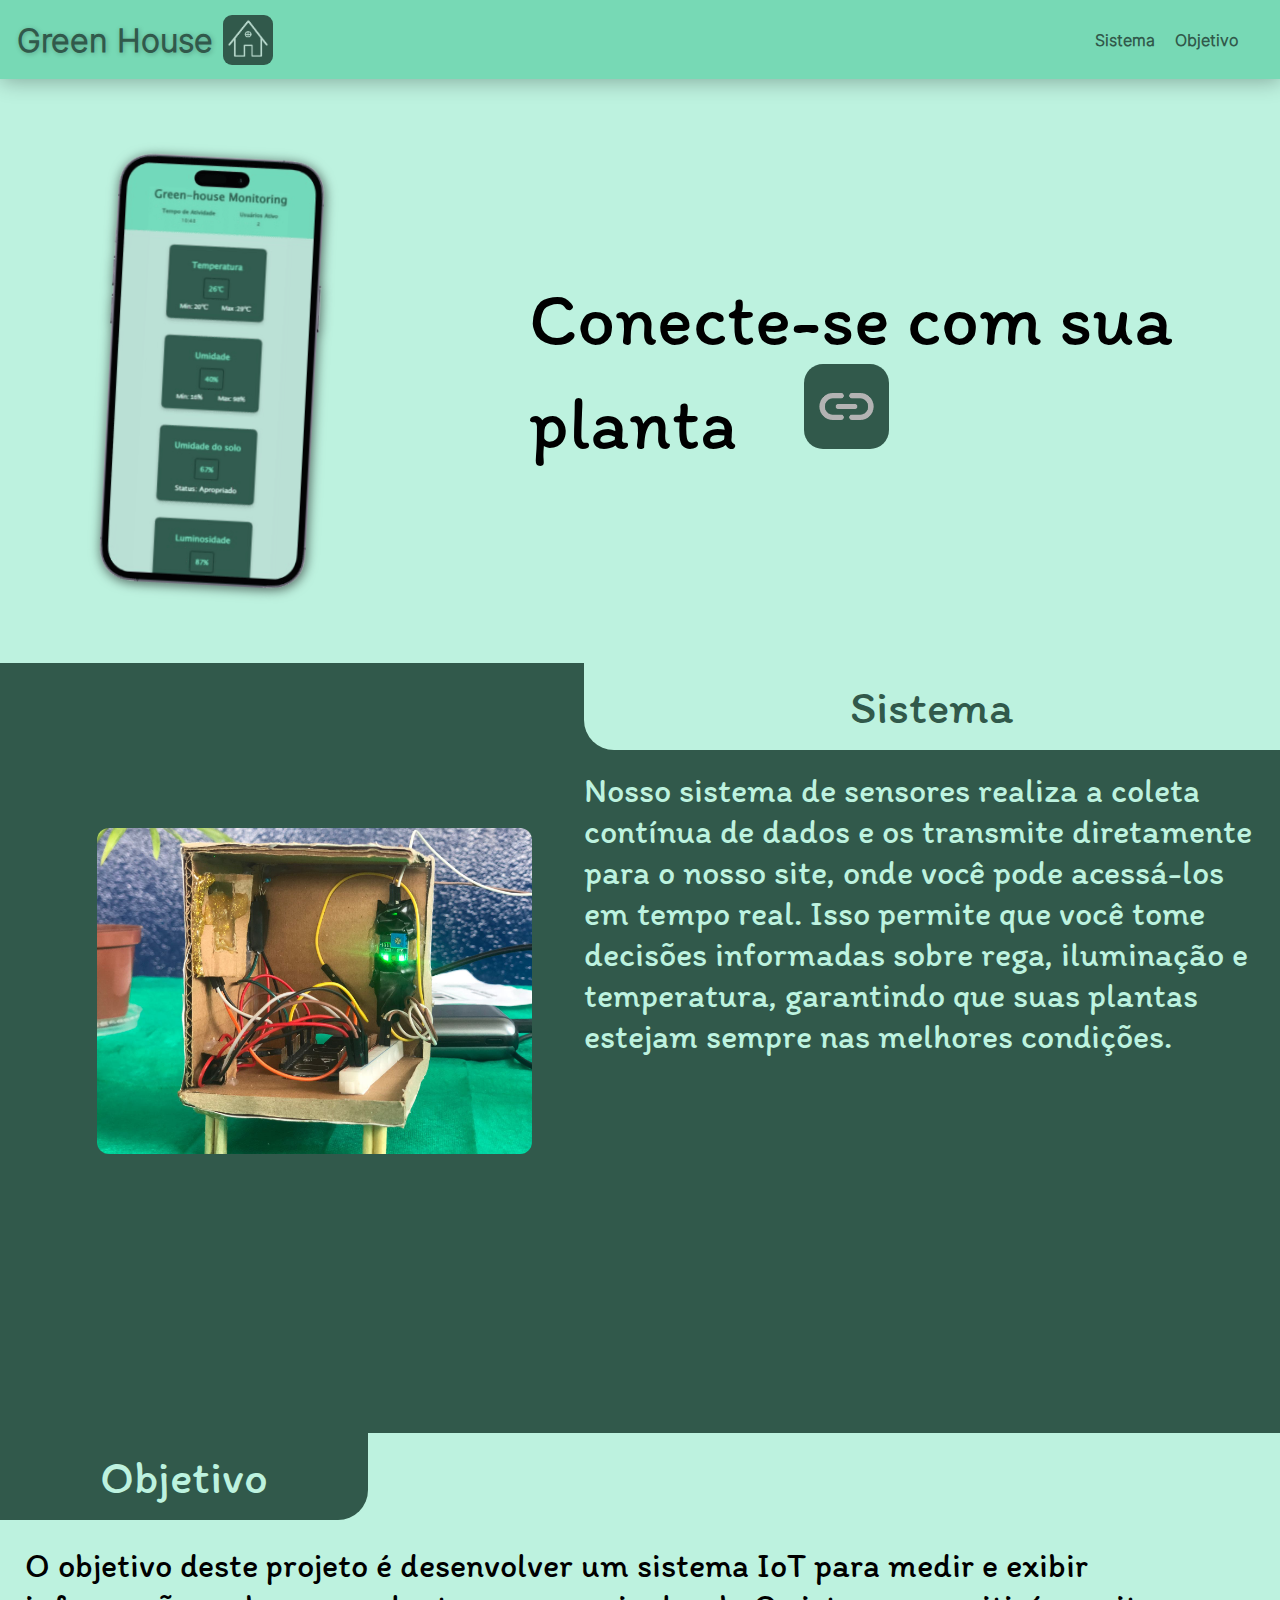
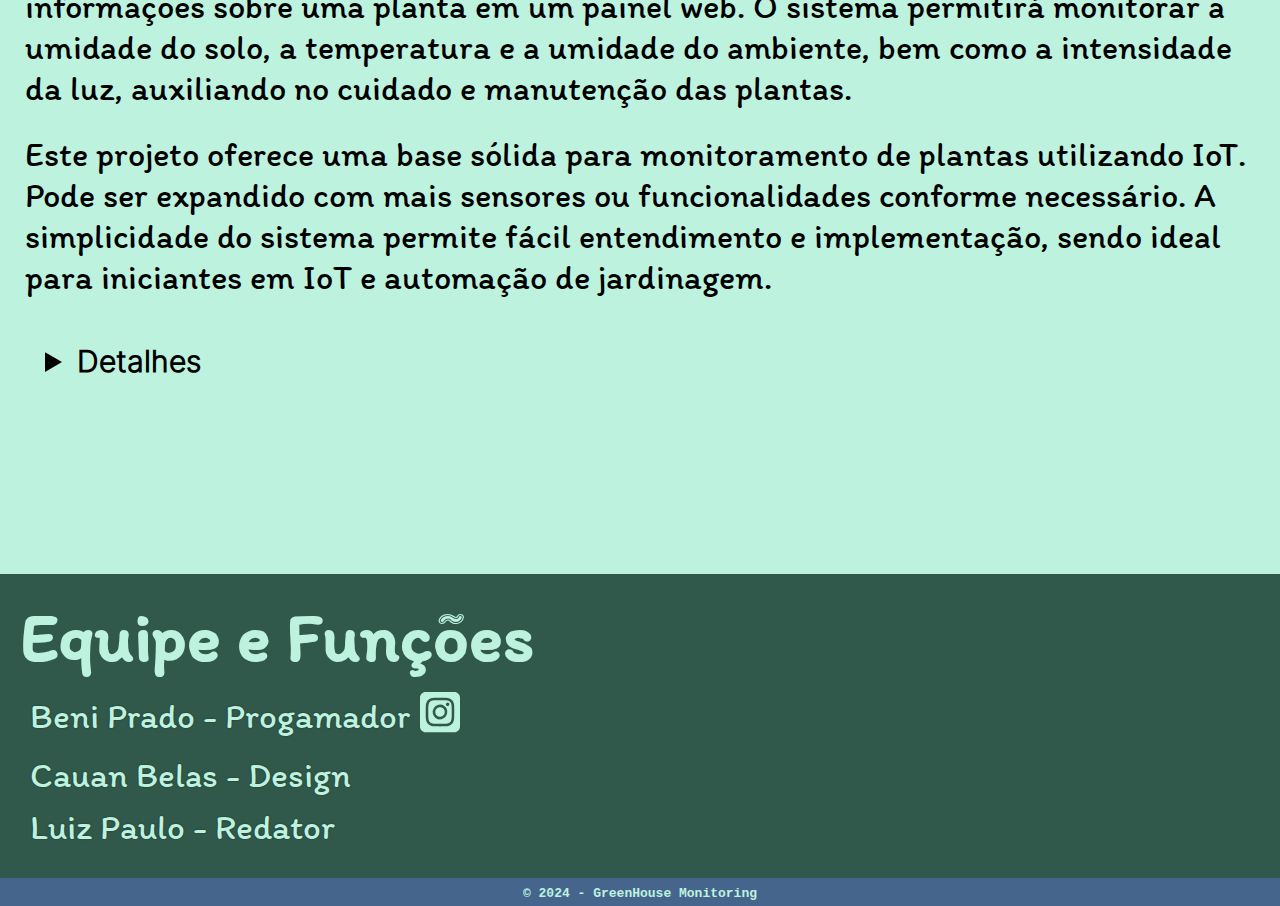
<file: index.html>
<!DOCTYPE html>
<html lang="pt-br">
<head>
    <meta charset="UTF-8">
    <meta name="viewport" content="width=device-width, initial-scale=1.0">
    <meta http-equiv="X-UA-Compatible" content="ie=edge">
    <meta name="theme-color" content="#77D9B5">
    <meta name="description"content="Green-House é um que projeto oferece uma base sólida para monitoramento de plantas utilizando IoT. Pode ser expandido com mais sensores ou funcionalidades conforme necessário. A simplicidade do sistema permite fácil entendimento e implementação, sendo ideal para iniciantes em IoT e automação de jardinagem.">
    <link rel="stylesheet" href="/css/global.css">
    <script defer src="/app.js"></script>
    <link rel="shortcut icon" href="/imgs/favicon.ico" type="image/x-icon">
    <title>Green-House Site</title>
</head>
<body>
    <header>
        <h1 id="h1-title">Green House <img id="img-logo" src="/imgs/def logo clara.png" alt=""></h1>
        <img src="/imgs/menu.png" alt="menu" class="menu" id="menu-icon">
        <img src="/imgs/close.png" alt="close" class="close" id="close-icon">
        <nav id="nav-menu">
            <a href="#Sistema" id="sis">Sistema</a>
            <a href="#Objetivo" id="sob">Objetivo</a>
            <!-- <a href="https://link.mercadopago.com.br/apoiogreenhouse" id="ap" target="_blank">Apoie o projeto</a> -->
        </nav>
    </header>
    <main>
        <section>
            <img src="/imgs/imgphone.png" alt="image do Green-House" id="img-phone">
            <p id="p-subtitle">Conecte-se com sua <br> planta <img src="/imgs/link.png" alt="" id="img-link"></p>
        </section>
        <aside id="Sistema">
            <div id="div-side">
                <h1>Sistema</h1>
                <p>
                    Nosso sistema de sensores realiza a coleta contínua de dados e os transmite diretamente para o nosso site, onde você pode acessá-los em tempo real. Isso permite que você tome decisões informadas sobre rega, iluminação e temperatura, garantindo que suas plantas estejam sempre nas melhores condições.
                </p>
            </div>
            <picutre><img src="/imgs/projetc.jpg" alt="protótipo" id="img-proto"></picutre>
        </aside>
        <article id="Objetivo">
            <div id="div-ticle">
                <h1>Objetivo</h1>
            </div>
            <p class="obj">O objetivo deste projeto é desenvolver um sistema IoT para medir e exibir informações sobre uma planta em um painel web. O sistema permitirá monitorar a umidade do solo, a temperatura e a umidade do ambiente, bem como a intensidade da luz, auxiliando no cuidado e manutenção das plantas.
            </p>
            <p class="obj">Este projeto oferece uma base sólida para monitoramento de plantas utilizando IoT. Pode ser
                expandido com mais sensores ou funcionalidades conforme necessário. A simplicidade do sistema permite
                fácil entendimento e implementação, sendo ideal para iniciantes em IoT e automação de jardinagem.</p>
            <details>
                <summary>Detalhes</summary>
                <div>
                    <h1 class="deth1">Componentes Utilizados</h1>
                    <ul>
                        <li>Microcontrolador ESP32: Coleta dados dos sensores e transmite para o painel web.</li>
                        <li>Sensor DHT11: Mede a umidade e temperatura do ambiente.</li>
                        <li>Sensor de Umidade do Solo: Mede a umidade do solo onde a planta está plantada.</li>
                        <li>LDR (Light Dependent Resistor): Mede a intensidade da luz no ambiente.</li>
                    </ul>
                    <h1 class="deth1">Arquitetura do Sistema</h1>
                    <ol>
                        <li>Sensores: Capturam dados de temperatura, umidade do ar, umidade do solo e intensidade da
                            luz.</li>
                        <li>Microcontrolador ESP32: Processa e envia os dados dos sensores para o servidor.</li>
                        <li>Servidor Web: Recebe e exibe os dados do ESP32 em um painel web acessível via navegador.
                        </li>
                    </ol>
                    <h1 class="deth1">Funcionalidades</h1>
                    <ul>
                        <li>Medição da Temperatura e Umidade do Ar: Realizada pelo sensor DHT11.</li>
                        <li>Medição da Umidade do Solo: Fornecida pelo sensor de umidade do solo.</li>
                        <li>Medição da Intensidade da Luz: Capturada pelo LDR.</li>
                        <li>Exibição dos Dados: Apresentada de forma clara em um painel web.</li>
                    </ul>
                    <a href="diagrama.html">Diagrama&#128279;</a>
                </div>
            </details>
        </article>
        <section class="author">
            <h1>Equipe e Funções</h1>
            <ul>
                <li>Beni Prado - Progamador <a href="https://www.instagram.com/beni.prado" target="_blank"><img src="/imgs/square-instagram-brands-solid.svg" alt="" class="insta"></a></li>
                <li>Cauan Belas - Design</li>
                <li>Luiz Paulo - Redator</li>
            </ul>
        </section>
    </main>
    <footer>
        <code>&copy; 2024 - GreenHouse Monitoring</code>
    </footer>
</body>
</html>
</file>
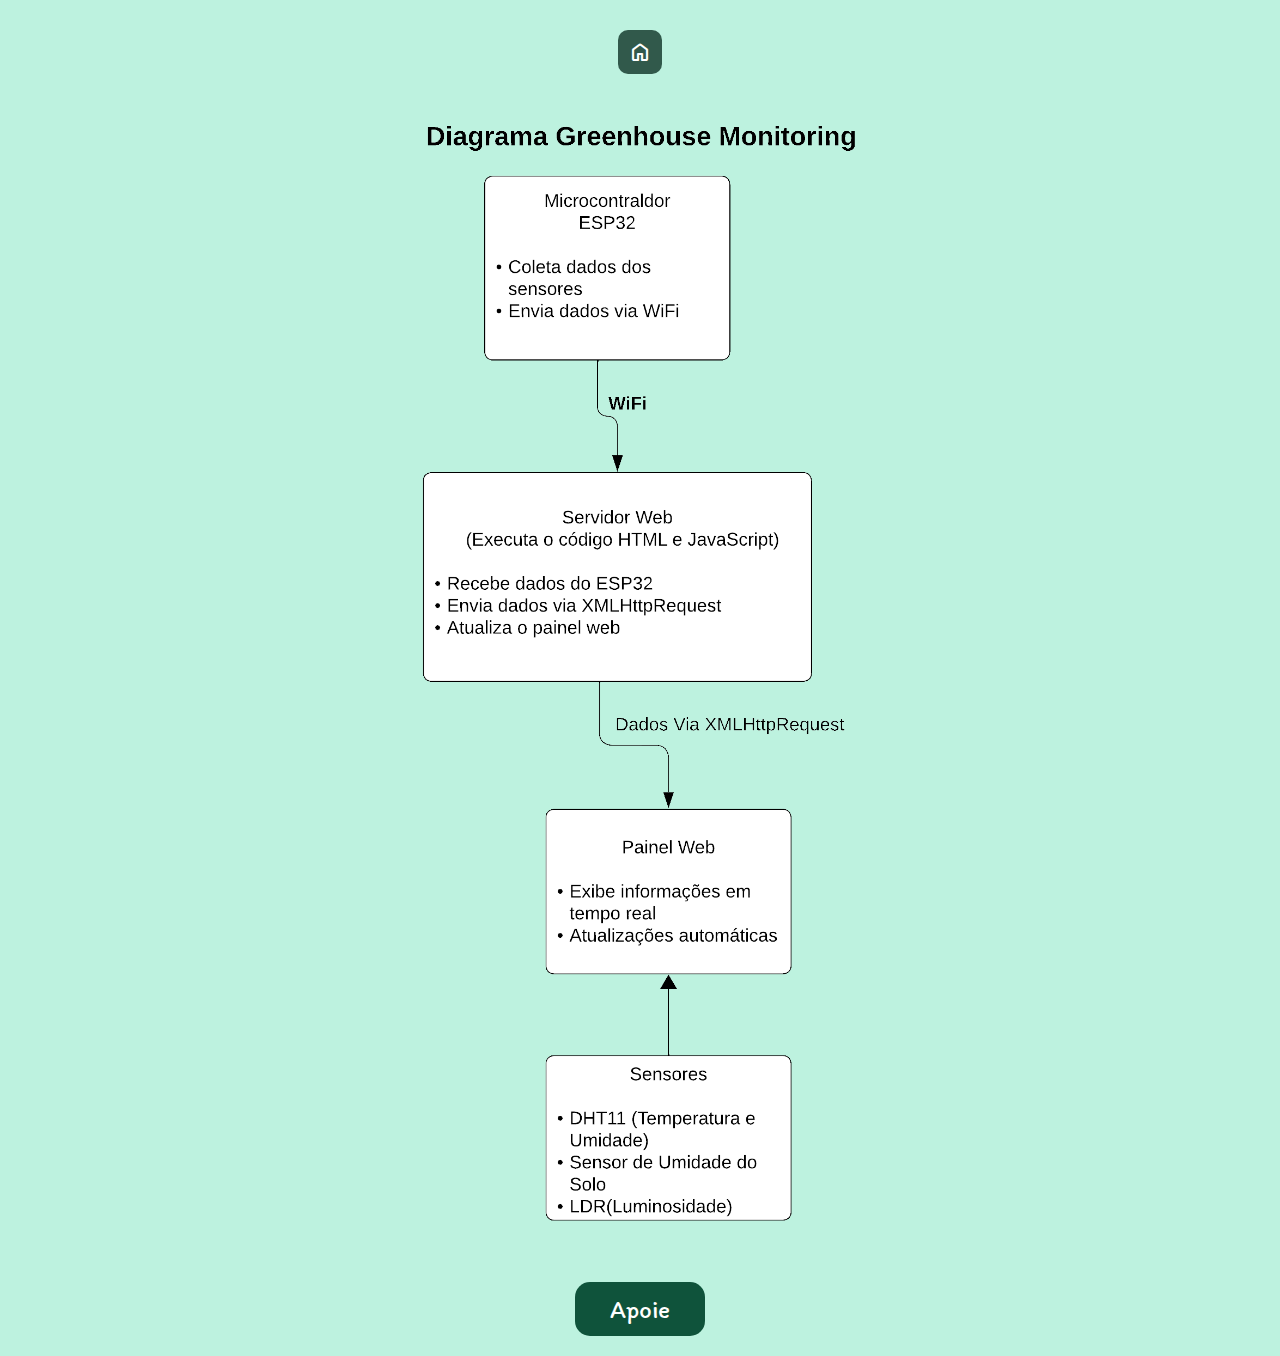
<file: diagrama.html>
<!DOCTYPE html>
<html lang="pt-br">
<head>
    <meta charset="UTF-8">
    <meta name="viewport" content="width=device-width, initial-scale=1.0">
    <meta http-equiv="X-UA-Compatible" content="ie=edge">
    <link rel="shortcut icon" href="/imgs/favicon.ico" type="image/x-icon">
    <link rel="stylesheet" href="/css/global.css">
    <link rel="stylesheet" href="https://fonts.googleapis.com/css2?family=Material+Symbols+Rounded:opsz,wght,FILL,GRAD@20..48,100..700,0..1,-50..200" />
    <title>Diagrama</title>
    <style>
        main{
            display: flex;
            flex-direction: column;
            align-items: center;
            margin: 10px;
            text-align: center;
            padding: 20px;
        } 
        img{
            margin: 0 auto;
            text-align: center;
            width: 450px;
        }
        div{
            display: flex;
            flex-direction: column;
            align-items: center;
        }
        .ap{
            font-family: itim;
            color: white;
            font-size: 25px;
            text-align: center;
            padding: 12px 35px;
            background-color: #0f533b;
            border-radius: 15px;
            text-decoration: none;
        }
        .ap:hover{
            background-color: #223f35;
        }
        span{
            color: white;
            padding: 10px;
            background-color: #31594B;
            border-radius: 10px;
        }
        
        @media screen and (max-width: 500px) {
            img{
                width: 95%;
            }
        }

    </style>
</head>
<body>
    <main>
        <a href="/index.html"><span class="material-symbols-rounded">home</span></a>
        <div>
            <img src="/imgs/Diagrama de atividade.png" alt="Diagrama" loading="eager">
        </div>
        <a href="https://link.mercadopago.com.br/apoiogreenhouse" target="_blank" class="ap">Apoie</a>
    </main>
</body>
</html>
</file>
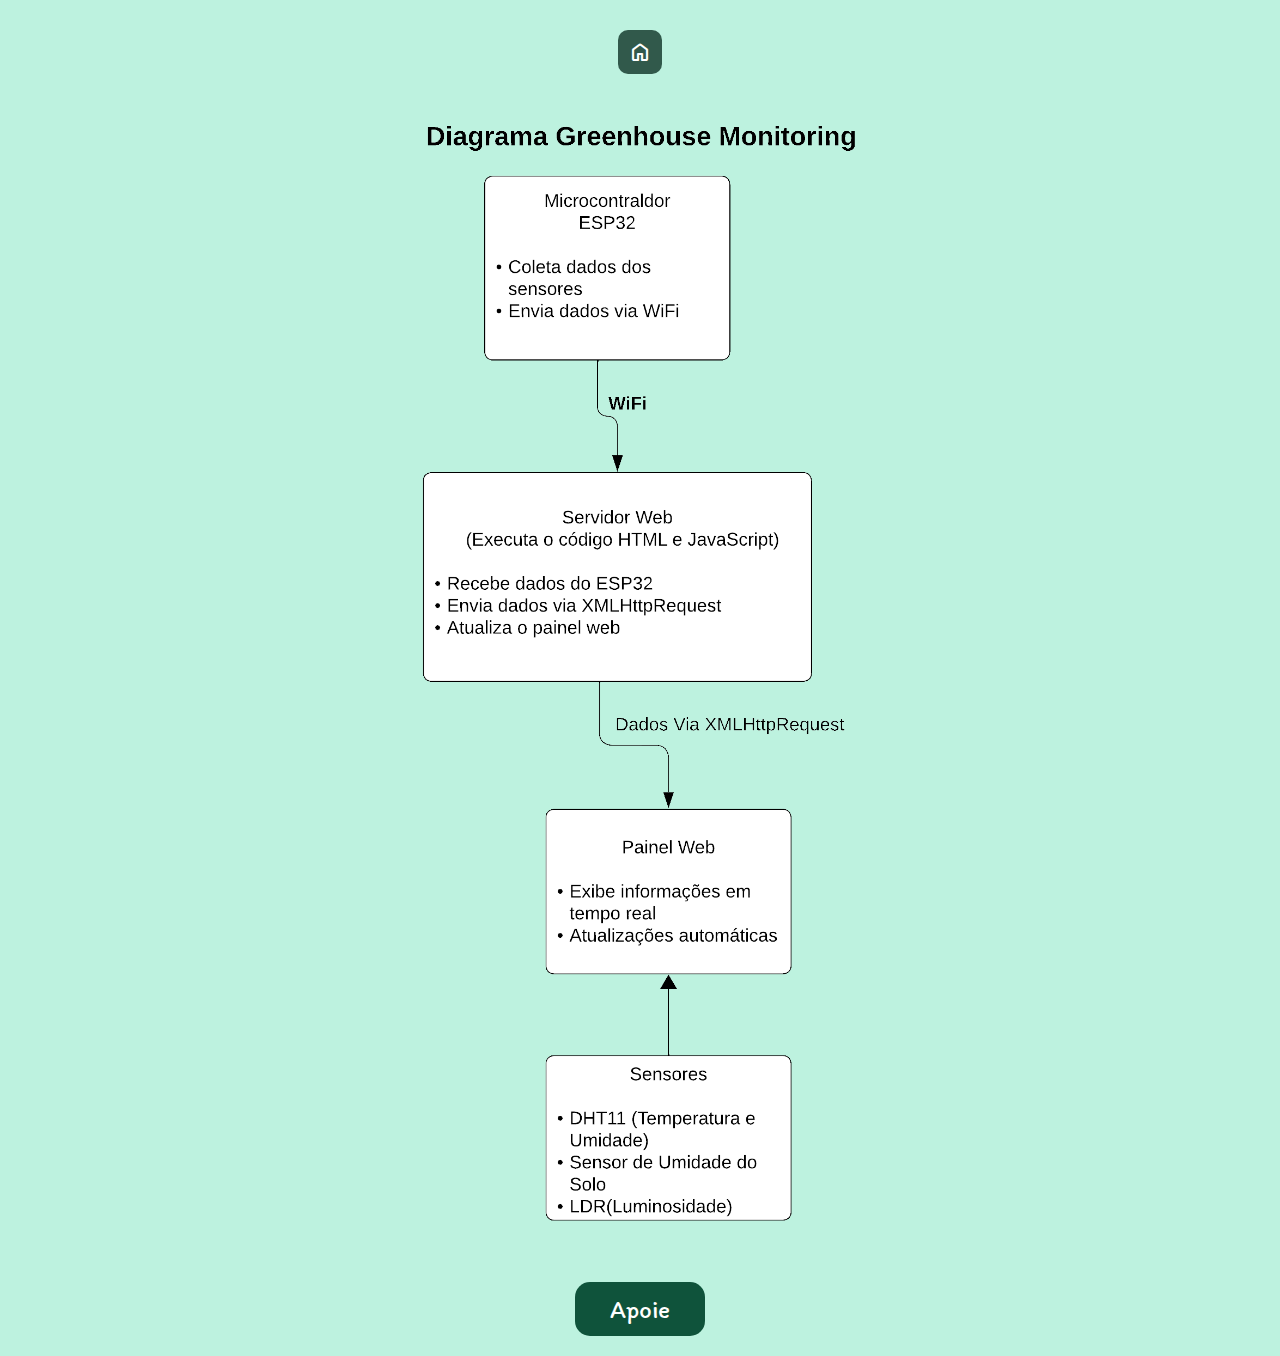
<file: pages/diagrama.html>
<!DOCTYPE html>
<html lang="pt-br">
<head>
    <meta charset="UTF-8">
    <meta name="viewport" content="width=device-width, initial-scale=1.0">
    <meta http-equiv="X-UA-Compatible" content="ie=edge">
    <link rel="shortcut icon" href="/imgs/favicon.ico" type="image/x-icon">
    <link rel="stylesheet" href="/css/global.css">
    <link rel="stylesheet" href="https://fonts.googleapis.com/css2?family=Material+Symbols+Rounded:opsz,wght,FILL,GRAD@20..48,100..700,0..1,-50..200" />
    <title>Diagrama</title>
    <style>
        main{
            display: flex;
            flex-direction: column;
            align-items: center;
            margin: 10px;
            text-align: center;
            padding: 20px;
        } 
        img{
            margin: 0 auto;
            text-align: center;
            width: 450px;
        }
        div{
            display: flex;
            flex-direction: column;
            align-items: center;
        }
        .ap{
            font-family: itim;
            color: white;
            font-size: 25px;
            text-align: center;
            padding: 12px 35px;
            background-color: #0f533b;
            border-radius: 15px;
            text-decoration: none;
        }
        .ap:hover{
            background-color: #223f35;
        }
        span{
            color: white;
            padding: 10px;
            background-color: #31594B;
            border-radius: 10px;
        }
        
        @media screen and (max-width: 500px) {
            img{
                width: 95%;
            }
        }

    </style>
</head>
<body>
    <main>
        <a href="/pages/index.html"><span class="material-symbols-rounded">home</span></a>
        <div>
            <img src="/imgs/Diagrama de atividade.png" alt="Diagrama" loading="eager">
        </div>
        <a href="link.mercadopago.com.br/apoiogreenhouse" target="_blank" class="ap">Apoie</a>
    </main>
</body>
</html>
</file>
<file: css/global.css>
@charset "UTF-8";

@font-face {
    font-family: itim;
    src: url(/fonts/itim/Itim-Regular.ttf) format(truetype);
    font-weight: 400;
    font-style: normal;
}

@font-face {
    font-family: inter;
    src: url(/fonts/inter/Inter-Light.ttf) format(truetype);
    font-weight: 400;
    font-style: normal;
}

@keyframes fadeIn {
    from {
        opacity: 0;
    }
    to {
        opacity: 1;
    }
}

:root {
    --animação: fadeIn .6s ease-in-out;
    --manter: forwards;
}

.material-symbols-outlined {
    font-variation-settings:
        'FILL' 0,
        'wght' 400,
        'GRAD' 0,
        'opsz' 24
}

* {
    margin: 0;
    padding: 0;
}

html {
    scroll-behavior: smooth;
    image-rendering: optimizeSpeed;
    user-select: none;
}

body {
    background-color: #BDF2DF;
    margin: 0;
    animation: var(--animação);
    animation-fill-mode: var(--manter); 
}

img {
    width: 50px;
}

header {
    padding: 2px;
    display: flex;
    align-items: center;
    justify-content: space-between;
    background-color: #77D9B5;
    box-shadow: 1px 2px 20px 0px rgba(0, 0, 0, 0.300);
    height: 75px;
}

h1#h1-title {
    display: flex;
    align-items: center;
    padding: 1px 0px 0px 15px;
    font-family: inter, 'Lucida Sans', 'Lucida Sans Regular', 'Lucida Grande', 'Lucida Sans Unicode', Geneva, Verdana, sans-serif;
    color: #31594B;
    text-shadow: 1px 1px 5px rgba(0, 0, 0, 0.250);
}

h1>img {
    margin-left: 10px;
    border-radius: 9px;
    width: 50px;
}

nav {
    display: flex;
    margin-right: 30px;
    cursor: default;
    align-items: center;
}

nav>a {
    font-family: inter, 'Lucida Sans', 'Lucida Sans Regular', 'Lucida Grande', 'Lucida Sans Unicode', Geneva, Verdana, sans-serif;
    font-weight: 600;
    font-size: 16px;
    margin: 10px;
    text-decoration: none;
    color: #31594B;
    transition: color 0.3s, text-decoration 0.3s;
}

nav>a:hover {
    text-decoration: underline;
}

a#ap {
    border: 2px solid rgb(49, 89, 75);
    padding: 10px;
    border-radius: 10px;
    text-decoration: none;
    transition: font-size 0.3s, color 0.3s, background-color 0.3s;
}

a#ap:hover {
    font-size: 16px;
    color: #77D9B5;
    background-color: #31594B;
}

section {
    display: flex;
    align-items: center;
    justify-content: space-around;
    flex-wrap: wrap;
    padding: 5% 1px;
    transition: all 0.3s;
}

img#img-phone {
    width: 210px;
    transform: rotate(3deg);
    filter: drop-shadow(1px 2px 6px rgba(0, 0, 0, 0.6));
    transition: width 0.3s, margin-top 0.3s;
}

p#p-subtitle {
    font-family: itim, 'Trebuchet MS', 'Lucida Sans Unicode', 'Lucida Grande', 'Lucida Sans', Arial, sans-serif;
    font-size: 75px;
}

img#img-link {
    background-color: #31594B;
    padding: 10px;
    border-radius: 19px;
    width: 65px;
    margin-left: 50px;
}

aside {
    display: flex;
    justify-content: space-between;
    flex-direction: row-reverse;
    background-color: #31594B;
    height: 770px;
    gap: 100px;
}

div#div-side {
    display: inline;
    float: right;
}

div#div-side>h1 {
    margin: 0;
    padding: 15px 40px;
    font-family: itim, 'Trebuchet MS', 'Lucida Sans Unicode', 'Lucida Grande', 'Lucida Sans', Arial, sans-serif;
    font-size: 47px;
    font-weight: 300;
    border-radius: 0px 0px 0px 30px;
    background-color: #BDF2DF;
    color: #31594B;
    text-align: center;
}

div#div-side>p {
    font-family: itim, 'Trebuchet MS', 'Lucida Sans Unicode', 'Lucida Grande', 'Lucida Sans', Arial, sans-serif;
    font-size: 34px;
    padding: 20px 20px 0px 0px;
    max-width: 700px;
    color: #BDF2DF;
}

picture {
    display: block;
}

img#img-proto {
    display: block;
    width: 90%;
    max-width: 500px;
    margin: 165px 0px 0px 20%;
    border-radius: 12px;
}

article {
    height: auto;
    padding-bottom: 150px;
}

div#div-ticle {
    display: block;
    text-align: start;
}

div#div-ticle>h1 {
    display: inline-block;
    margin: 0;
    padding: 15px 100px;
    font-size: 47px;
    background-color: #31594B;
    font-family: itim;
    font-weight: 300;
    border-radius: 0px 0px 30px 0px;
    color: #BDF2DF;
}

article>p {
    font-size: 34px;
    margin: 25px;
    font-family: itim, 'Trebuchet MS', 'Lucida Sans Unicode', 'Lucida Grande', 'Lucida Sans', Arial, sans-serif;
    text-align: start;
    color: black;
}

details {
    font-family: inter, 'Lucida Sans', 'Lucida Sans Regular', 'Lucida Grande', 'Lucida Sans Unicode', Geneva, Verdana, sans-serif;
    font-weight: 800;
    margin: 25px;
    font-size: 20px;
    border-radius: 10px;
    padding: 10px;
    background-color: #BDF2DF;
}

details summary {
    cursor: pointer;
    font-size: 30px;
    font-weight: bold;
    padding: 10px;
    border-radius: 10px;
}

div>h1 {
    margin: 10px;
}

div>ul,
ol {
    margin-left: 40px;
}

li {
    margin: 10px;
}

div>a {
    color: black;
    font-size: 25px;
    padding: 8px;
    text-decoration: none;
    text-decoration: underline;
}

.author {
    display: block;
    padding: 20px;
    font-size: 35px;
    font-family: itim,Arial, Helvetica, sans-serif;
    background-color: #31594B;
    color: rgb(189, 242, 223);
}

.author >  ul {
    text-shadow: 0px 0px 2px rgba(0, 0, 0, 0.5);
}

.author > ul >  li {
    display: flex;
    align-items: center;
    align-content: center;   
}

.insta {
    width: 40px;
    margin-left: 10px;
}

footer {
    text-align: center;
    background-color: #46658c;
    padding: 5px;
    color: #BDF2DF;
    font-weight: 900;
}

.menu {
    display: none;
    margin-right: 10px;
    transition: opacity 0.3s, transform 0.3s;
}

.close {
    display: none;
    margin-right: 10px;
    transition: opacity 0.3s, transform 0.3s;
}

@media screen and (max-width: 768px) {

    h1#h1-title {
        font-size: 25px;
    }

    h1>img {
        width: 30px;
        border-radius: 4px;
    }

    p#p-subtitle {
        font-size: 7.5dvi;
        max-width: 500px;
    }

    img#img-link {
        display: none;
    }

    aside {
        display: flex;
        flex-direction: column;
        align-items: center;
        height: 105%;
        gap: 0;
    }

    div#div-side>h1 {
        font-size: 27px;
        border-radius: 0px 0px 30px 30px;
        padding: 10px;
    }

    div#div-side>p {
        display: block;
        font-size: 22px;
        max-width: 67dvi;
    }

    details summary {
        font-size: 25px;
    }

    .deth1 {
        font-size: 20px;
        text-decoration: underline;
    }

    .obj {
        font-size: 20px;
    }

    img#img-proto {
        width: 80%;
        max-width: 350px;
        margin: 0 auto;
        margin-top: 25px;
        padding: 0% 0% 20% 0%;
    }

    /* div#div-ticle{
        display: block;
    } */

    div#div-ticle>h1 {
        font-size: 27px;
        /* padding: auto; */
        border-radius: 0px 0px 30px 30px;
    }

    article {
        display: flex;
        flex-direction: column;
        align-items: center;
        height: auto;
    }

    .author {
        font-size: 4dvw;
    }
    
    .insta {
        width: 5dvw;
    }

    article {
        padding-bottom: 50px;
    }

    article>p {
        font-size: 24px;
    }

    nav {
        display: none;
        position: absolute;
        flex-direction: column;
        top: 75px;
        right: 0;
        width: 100%;
        align-items: center;
        padding: 20px 0;
        margin: 0;
        background-color: rgba(39, 203, 143, 0.6);
        z-index: 1000;
        transition: opacity 0.3s, transform 0.3s;
    }

    nav>a {
        margin: 10px 0;
        color: #003a24;
        transition: color 0.3s, text-decoration 0.3s;
    }

    a#ap {
        border: 2px solid #003a24;
    }

    .menu {
        display: block;
        transition: opacity 0.3s, transform 0.3s;
    }

    .close {
        display: none;
        transition: opacity 0.3s, transform 0.3s;
    }

    img#img-phone {
        width: 150px;
        margin-top: 20px;
    }   

    section {
        flex-direction: column;
        align-items: center;
        transition: all 0.3s;
    }
}
@media(orientation: landscape) {
    html {
        max-width: 100dvw;
        max-height: 100dvh;
    }

    body {
        max-width: 100dvw;
        max-height: 100dvh; 
    }
}
</file>
